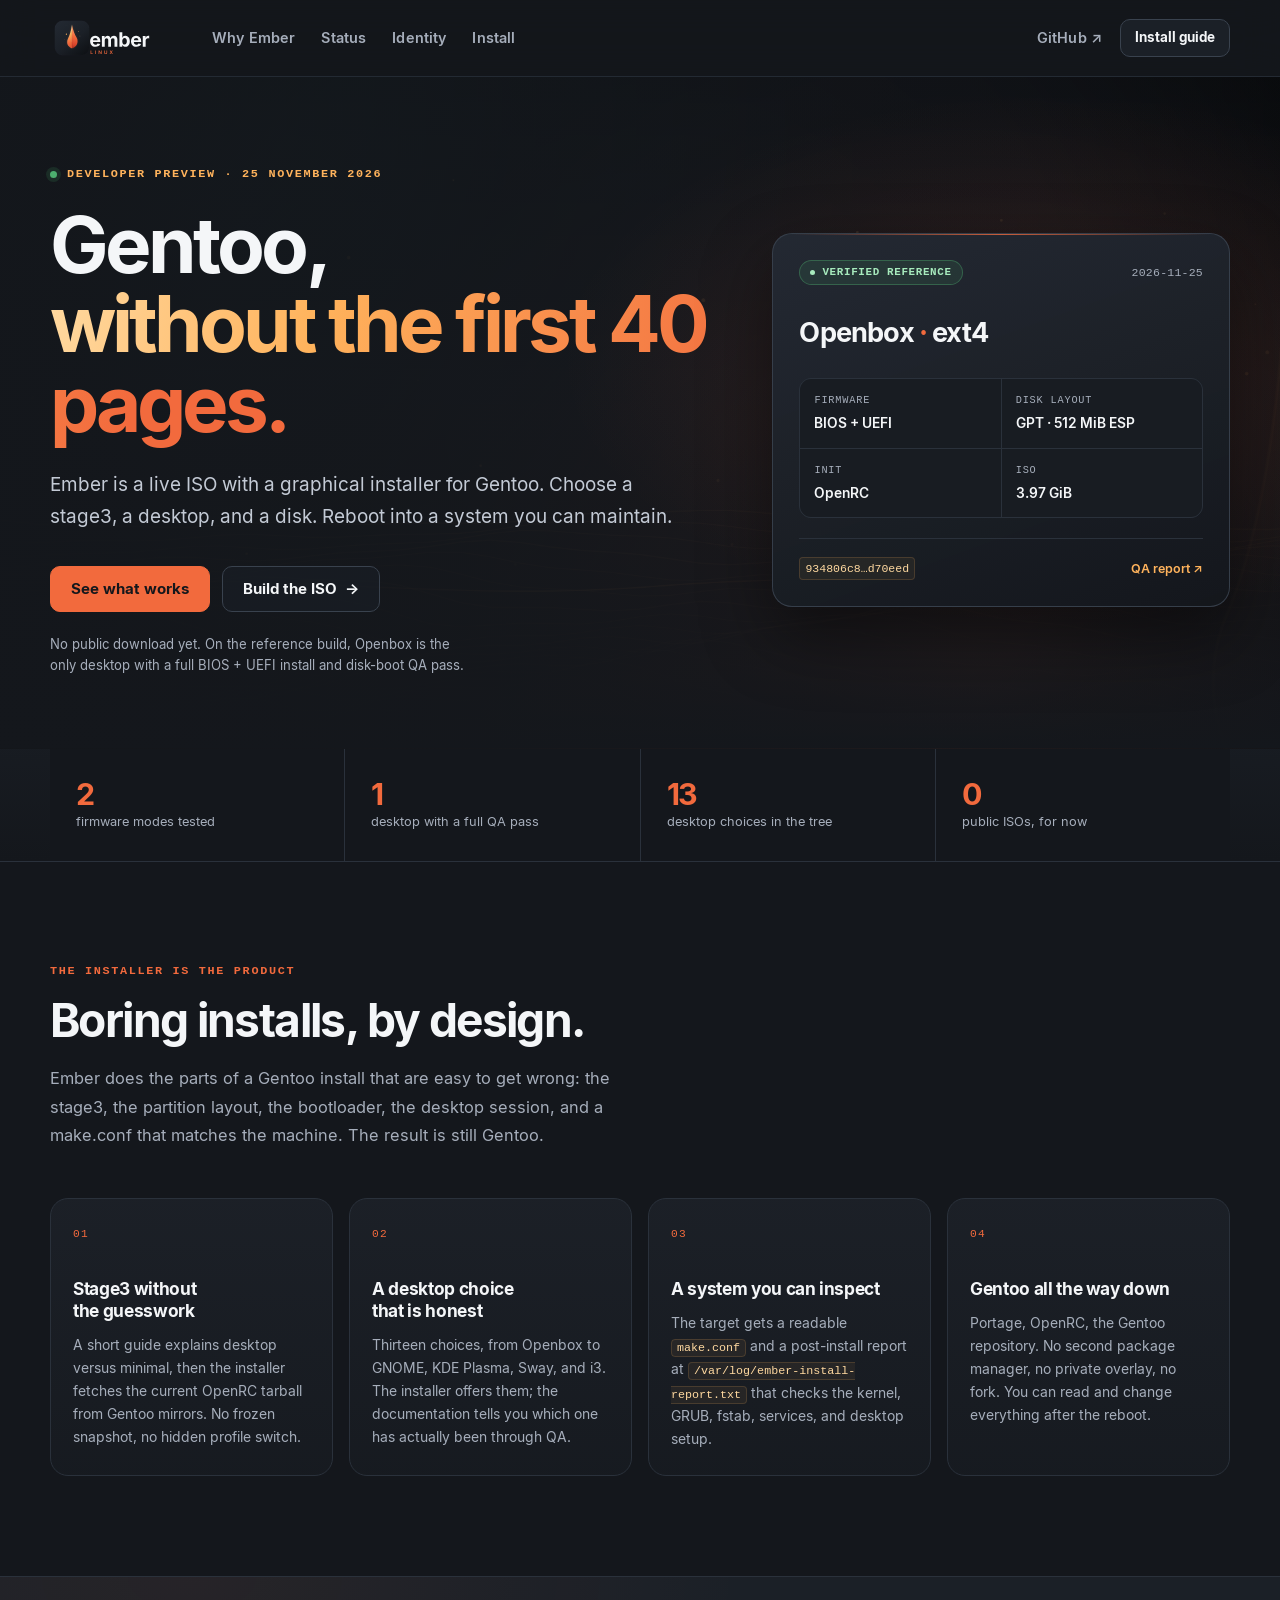
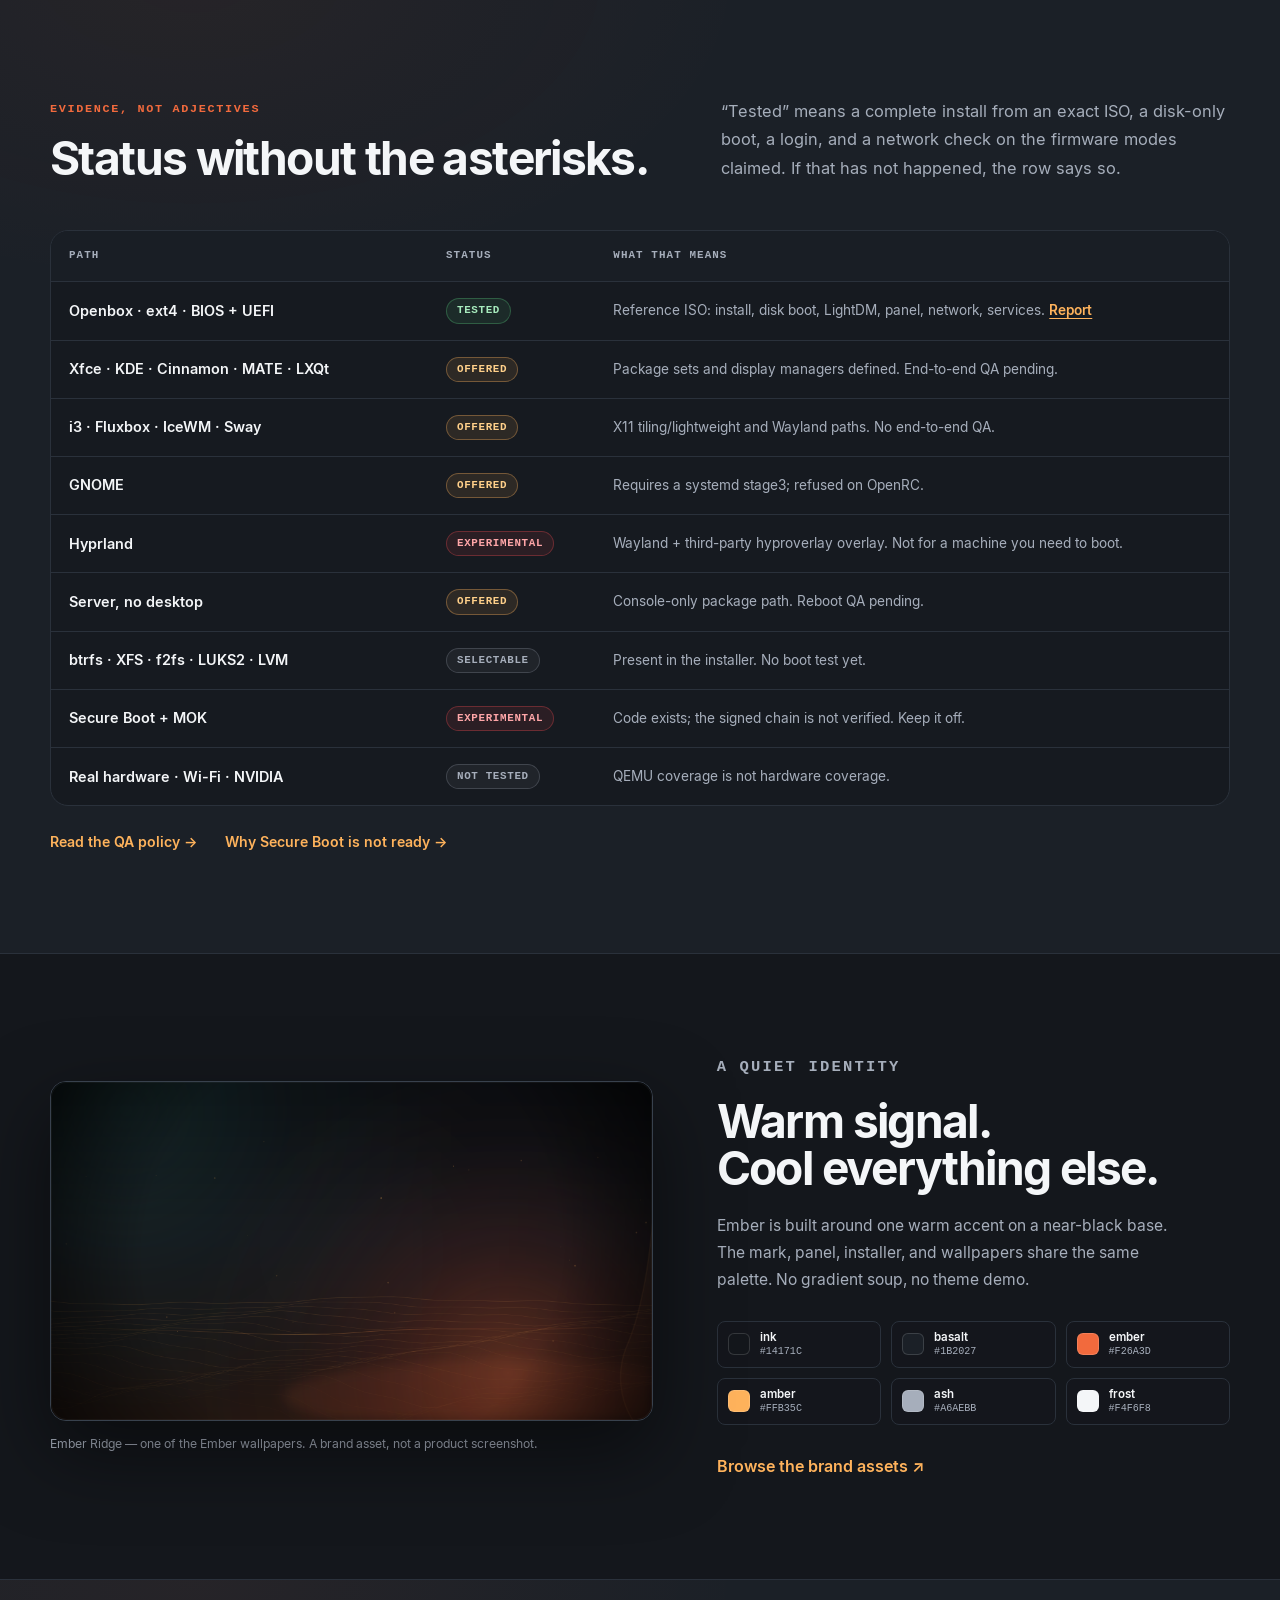
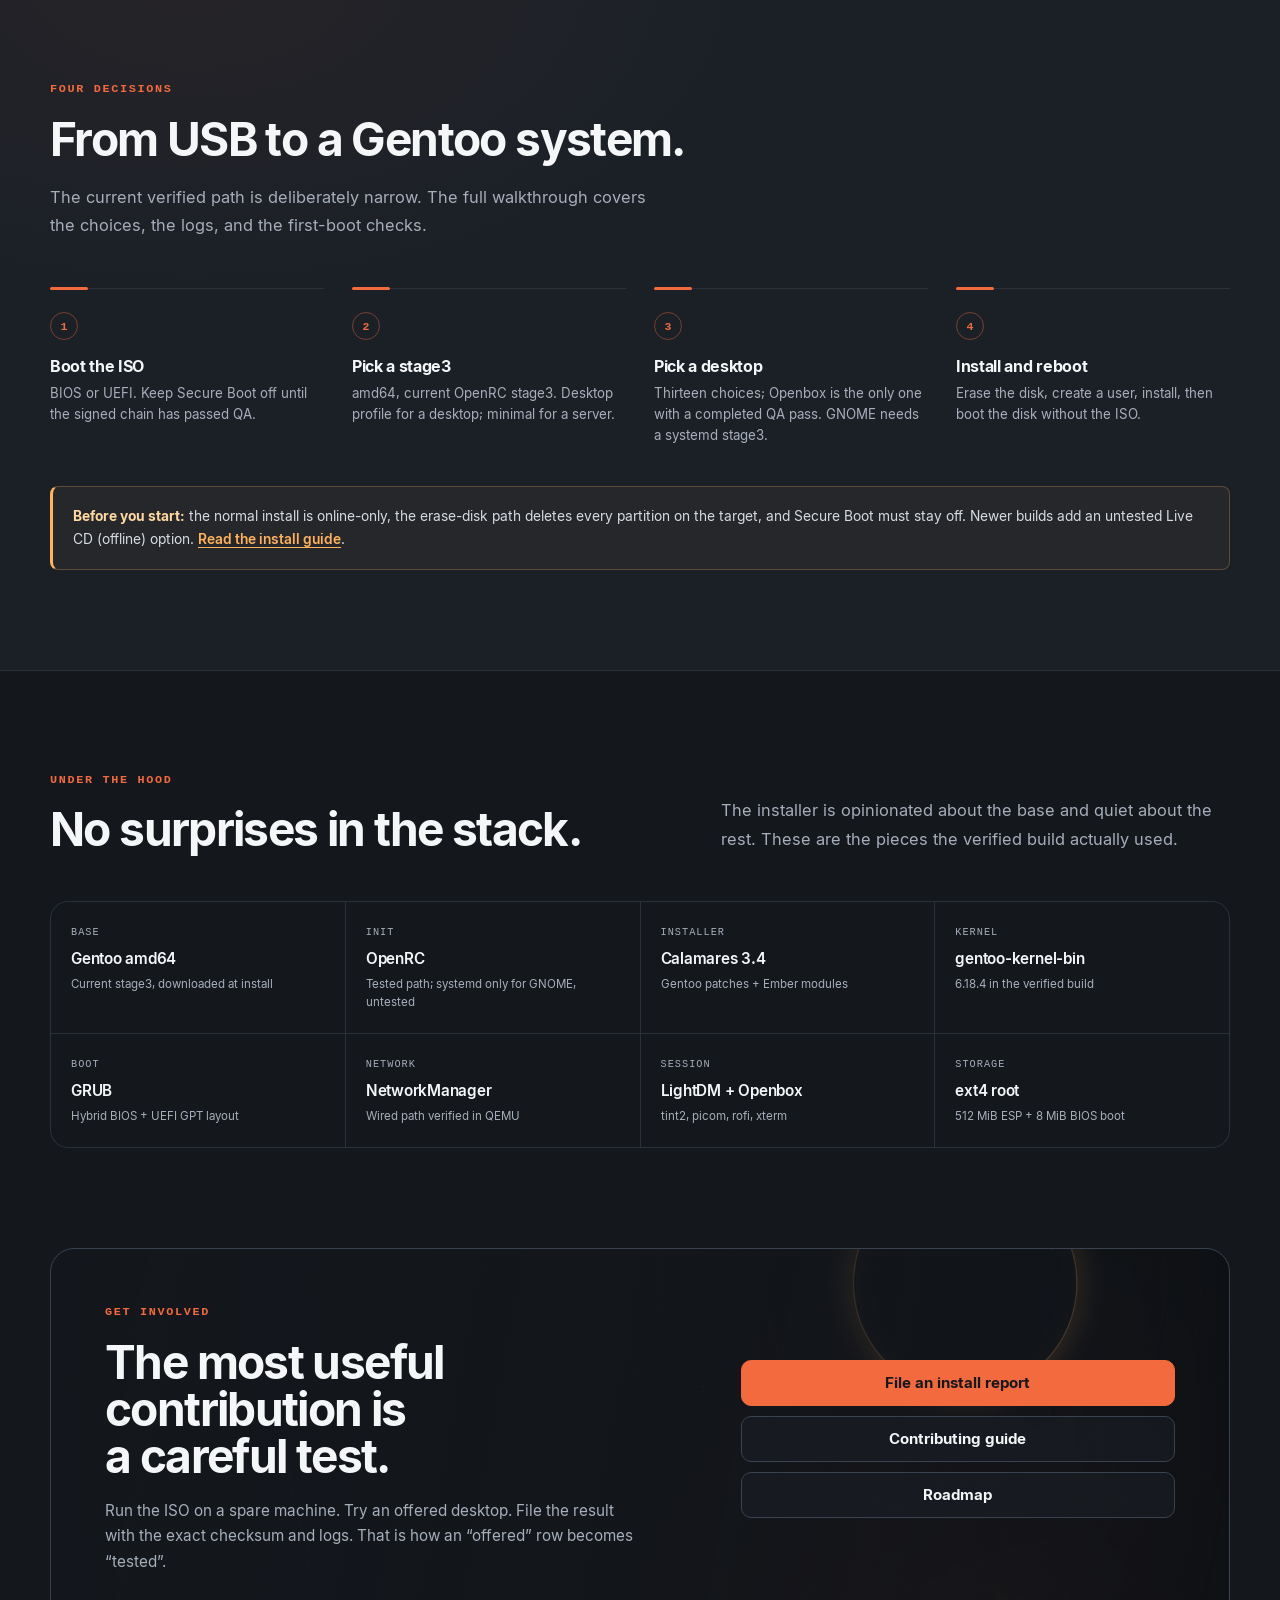
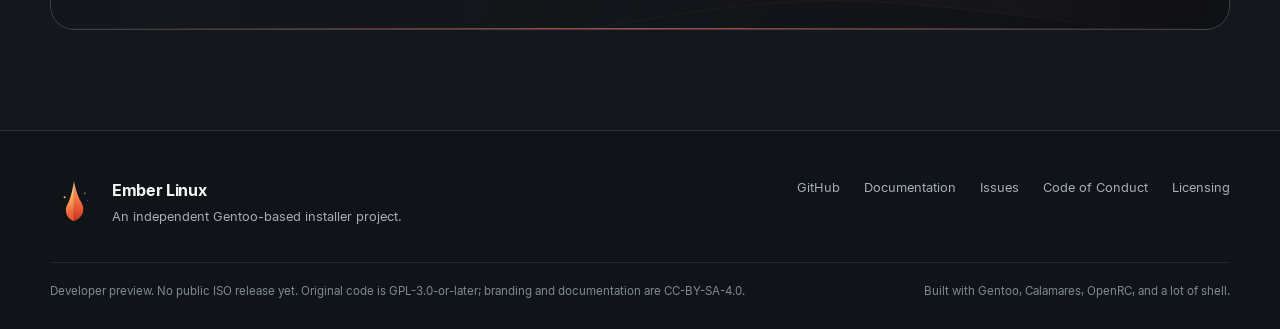
<file: docs/index.html>
<!doctype html>
<html lang="en">
<head>
  <meta charset="utf-8">
  <meta name="viewport" content="width=device-width, initial-scale=1">
  <title>Ember Linux — a Gentoo installer that feels like an installer</title>
  <meta name="description" content="Ember Linux is a Gentoo-based live ISO with a graphical installer. Pick a stage3, a desktop, and a disk. Developer preview: Openbox is the only desktop with a full BIOS and UEFI QA pass, on the reference build.">
  <meta name="theme-color" content="#14171C">
  <meta name="color-scheme" content="dark">
  <link rel="icon" href="assets/branding/ember-mark.svg" type="image/svg+xml">
  <link rel="preload" href="assets/fonts/Inter-Regular.ttf" as="font" type="font/ttf" crossorigin>
  <link rel="preload" href="assets/fonts/Inter-SemiBold.ttf" as="font" type="font/ttf" crossorigin>
  <link rel="stylesheet" href="assets/site.css">
  <meta property="og:type" content="website">
  <meta property="og:title" content="Ember Linux — a Gentoo installer that feels like an installer">
  <meta property="og:description" content="A Gentoo-based live ISO with a graphical installer. Honest status: Openbox is tested on BIOS and UEFI; everything else is labeled.">
  <meta property="og:image" content="https://speaker300.github.io/ember-linux/assets/branding/ember-ridge-1920x1080.png">
  <meta property="og:url" content="https://speaker300.github.io/ember-linux/">
  <meta name="twitter:card" content="summary_large_image">
</head>
<body>
  <a class="skip-link" href="#main">Skip to content</a>

  <header class="site-header">
    <div class="wrap header-inner">
      <a class="brand" href="index.html" aria-label="Ember Linux home">
        <img class="brand-lockup" src="assets/branding/ember-lockup.svg" alt="Ember Linux" width="900" height="320">
      </a>
      <nav class="site-nav" aria-label="Primary">
        <a href="#why">Why Ember</a>
        <a href="#status">Status</a>
        <a href="#identity">Identity</a>
        <a href="#install">Install</a>
      </nav>

      <div class="header-actions">
        <a class="quiet-link" href="https://github.com/Speaker300/ember-linux">GitHub <span aria-hidden="true">↗</span></a>
        <a class="btn btn-small" href="https://github.com/Speaker300/ember-linux/blob/main/docs/install.md">Install guide</a>
      </div>
    </div>
  </header>

  <main id="main">
    <section class="hero">
      <div class="hero-bg" aria-hidden="true"></div>
      <div class="wrap hero-inner">
        <div class="hero-copy">
          <p class="eyebrow"><span class="status-dot" aria-hidden="true"></span> Developer preview · 25 November 2026</p>
          <h1>Gentoo,<br><span class="accent-text">without the first 40 pages.</span></h1>
          <p class="lede">
            Ember is a live ISO with a graphical installer for Gentoo. Choose a
            stage3, a desktop, and a disk. Reboot into a system you can maintain.
          </p>
          <div class="cta-row">
            <a class="btn btn-primary" href="#status">See what works</a>
            <a class="btn btn-ghost" href="https://github.com/Speaker300/ember-linux/blob/main/docs/building.md">Build the ISO <span aria-hidden="true">→</span></a>
          </div>
          <p class="fineprint">
            No public download yet. On the reference build, Openbox is the only
            desktop with a full BIOS + UEFI install and disk-boot QA pass.
          </p>
        </div>

        <aside class="build-card" aria-label="Verified build summary">
          <div class="build-card-top">
            <span class="pill pill-green"><span class="pill-dot" aria-hidden="true"></span> Verified reference</span>
            <span class="mono muted">2026-11-25</span>
          </div>
          <p class="build-title">Openbox <span aria-hidden="true">·</span> ext4</p>
          <dl class="build-facts">
            <div>
              <dt>Firmware</dt>
              <dd>BIOS + UEFI</dd>
            </div>
            <div>
              <dt>Disk layout</dt>
              <dd>GPT · 512 MiB ESP</dd>
            </div>
            <div>
              <dt>Init</dt>
              <dd>OpenRC</dd>
            </div>
            <div>
              <dt>ISO</dt>
              <dd>3.97 GiB</dd>
            </div>
          </dl>
          <div class="build-foot">
            <code title="SHA-256 of the verified ISO">934806c8…d70eed</code>
            <a href="https://github.com/Speaker300/ember-linux/blob/main/vm/TEST-REPORT-final.md">QA report <span aria-hidden="true">↗</span></a>
          </div>
        </aside>
      </div>
      <div class="wrap"><div class="hero-rule" aria-hidden="true"></div></div>
    </section>

    <section class="stats" aria-label="Project facts">
      <div class="wrap stats-grid">
        <div class="stat">
          <span class="stat-num">2</span>
          <span class="stat-label">firmware modes tested</span>
        </div>
        <div class="stat">
          <span class="stat-num">1</span>
          <span class="stat-label">desktop with a full QA pass</span>
        </div>
        <div class="stat">
          <span class="stat-num">13</span>
          <span class="stat-label">desktop choices in the tree</span>
        </div>
        <div class="stat">
          <span class="stat-num">0</span>
          <span class="stat-label">public ISOs, for now</span>
        </div>
      </div>
    </section>

    <section class="section" id="why">
      <div class="wrap">
        <div class="section-head">
          <p class="section-kicker">The installer is the product</p>
          <h2>Boring installs, by design.</h2>
          <p>
            Ember does the parts of a Gentoo install that are easy to get wrong:
            the stage3, the partition layout, the bootloader, the desktop session,
            and a make.conf that matches the machine. The result is still Gentoo.
          </p>
        </div>

        <div class="card-grid">
          <article class="card">
            <span class="card-num" aria-hidden="true">01</span>
            <h3>Stage3 without the guesswork</h3>
            <p>
              A short guide explains desktop versus minimal, then the installer
              fetches the current OpenRC tarball from Gentoo mirrors. No frozen
              snapshot, no hidden profile switch.
            </p>
          </article>
          <article class="card">
            <span class="card-num" aria-hidden="true">02</span>
            <h3>A desktop choice that is honest</h3>
            <p>
              Thirteen choices, from Openbox to GNOME, KDE Plasma, Sway, and i3.
              The installer offers them; the documentation tells you which one
              has actually been through QA.
            </p>
          </article>
          <article class="card">
            <span class="card-num" aria-hidden="true">03</span>
            <h3>A system you can inspect</h3>
            <p>
              The target gets a readable <code>make.conf</code> and a post-install
              report at <code>/var/log/ember-install-report.txt</code> that checks
              the kernel, GRUB, fstab, services, and desktop setup.
            </p>
          </article>
          <article class="card">
            <span class="card-num" aria-hidden="true">04</span>
            <h3>Gentoo all the way down</h3>
            <p>
              Portage, OpenRC, the Gentoo repository. No second package manager,
              no private overlay, no fork. You can read and change everything
              after the reboot.
            </p>
          </article>
        </div>
      </div>
    </section>

    <section class="section section-alt" id="status">
      <div class="wrap">
        <div class="section-head split">
          <div>
            <p class="section-kicker">Evidence, not adjectives</p>
            <h2>Status without the asterisks.</h2>
          </div>
          <p class="section-intro">
            “Tested” means a complete install from an exact ISO, a disk-only boot,
            a login, and a network check on the firmware modes claimed. If that
            has not happened, the row says so.
          </p>
        </div>

        <div class="table-wrap">
          <table class="status-table">
            <caption class="visually-hidden">Tested, offered, and experimental components</caption>
            <thead>
              <tr>
                <th scope="col">Path</th>
                <th scope="col">Status</th>
                <th scope="col">What that means</th>
              </tr>
            </thead>
            <tbody>
              <tr>
                <th scope="row">Openbox · ext4 · BIOS + UEFI</th>
                <td><span class="pill pill-green">Tested</span></td>
                <td>Reference ISO: install, disk boot, LightDM, panel, network, services. <a href="https://github.com/Speaker300/ember-linux/blob/main/vm/TEST-REPORT-final.md">Report</a></td>
              </tr>
              <tr>
                <th scope="row">Xfce · KDE · Cinnamon · MATE · LXQt</th>
                <td><span class="pill pill-amber">Offered</span></td>
                <td>Package sets and display managers defined. End-to-end QA pending.</td>
              </tr>
              <tr>
                <th scope="row">i3 · Fluxbox · IceWM · Sway</th>
                <td><span class="pill pill-amber">Offered</span></td>
                <td>X11 tiling/lightweight and Wayland paths. No end-to-end QA.</td>
              </tr>
              <tr>
                <th scope="row">GNOME</th>
                <td><span class="pill pill-amber">Offered</span></td>
                <td>Requires a systemd stage3; refused on OpenRC.</td>
              </tr>
              <tr>
                <th scope="row">Hyprland</th>
                <td><span class="pill pill-red">Experimental</span></td>
                <td>Wayland + third-party hyproverlay overlay. Not for a machine you need to boot.</td>
              </tr>
              <tr>
                <th scope="row">Server, no desktop</th>
                <td><span class="pill pill-amber">Offered</span></td>
                <td>Console-only package path. Reboot QA pending.</td>
              </tr>
              <tr>
                <th scope="row">btrfs · XFS · f2fs · LUKS2 · LVM</th>
                <td><span class="pill pill-muted">Selectable</span></td>
                <td>Present in the installer. No boot test yet.</td>
              </tr>
              <tr>
                <th scope="row">Secure Boot + MOK</th>
                <td><span class="pill pill-red">Experimental</span></td>
                <td>Code exists; the signed chain is not verified. Keep it off.</td>
              </tr>
              <tr>
                <th scope="row">Real hardware · Wi-Fi · NVIDIA</th>
                <td><span class="pill pill-muted">Not tested</span></td>
                <td>QEMU coverage is not hardware coverage.</td>
              </tr>
            </tbody>
          </table>
        </div>

        <div class="status-actions">
          <a class="text-link" href="https://github.com/Speaker300/ember-linux/blob/main/docs/testing.md">Read the QA policy <span aria-hidden="true">→</span></a>
          <a class="text-link" href="https://github.com/Speaker300/ember-linux/blob/main/docs/secure-boot.md">Why Secure Boot is not ready <span aria-hidden="true">→</span></a>
        </div>
      </div>
    </section>

    <section class="section" id="identity">
      <div class="wrap identity-grid">
        <figure class="wallpaper-figure">
          <div class="wallpaper-frame">
            <img src="assets/branding/ember-ridge-1920x1080.png" alt="Ember Ridge wallpaper: dark slate landscape with warm ember lines along the horizon" width="1920" height="1080" loading="lazy">
          </div>
          <figcaption>Ember Ridge — one of the Ember wallpapers. A brand asset, not a product screenshot.</figcaption>
        </figure>

        <div class="identity-copy">
          <p class="section-kicker">A quiet identity</p>
          <h2>Warm signal.<br>Cool everything else.</h2>
          <p>
            Ember is built around one warm accent on a near-black base. The mark,
            panel, installer, and wallpapers share the same palette. No gradient
            soup, no theme demo.
          </p>
          <ul class="swatches" aria-label="Ember palette">
            <li><span class="swatch" style="--swatch: #14171C"></span><span class="swatch-name">ink</span><code>#14171C</code></li>
            <li><span class="swatch" style="--swatch: #1B2027"></span><span class="swatch-name">basalt</span><code>#1B2027</code></li>
            <li><span class="swatch" style="--swatch: #F26A3D"></span><span class="swatch-name">ember</span><code>#F26A3D</code></li>
            <li><span class="swatch" style="--swatch: #FFB35C"></span><span class="swatch-name">amber</span><code>#FFB35C</code></li>
            <li><span class="swatch" style="--swatch: #A6AEBB"></span><span class="swatch-name">ash</span><code>#A6AEBB</code></li>
            <li><span class="swatch" style="--swatch: #F4F6F8"></span><span class="swatch-name">frost</span><code>#F4F6F8</code></li>
          </ul>
          <a class="text-link" href="https://github.com/Speaker300/ember-linux/tree/main/branding/identity">Browse the brand assets <span aria-hidden="true">↗</span></a>
        </div>
      </div>
    </section>

    <section class="section section-alt" id="install">
      <div class="wrap">
        <div class="section-head">
          <p class="section-kicker">Four decisions</p>
          <h2>From USB to a Gentoo system.</h2>
          <p>
            The current verified path is deliberately narrow. The full walkthrough
            covers the choices, the logs, and the first-boot checks.
          </p>
        </div>

        <ol class="steps">
          <li class="step">
            <span class="step-num">1</span>
            <h3>Boot the ISO</h3>
            <p>BIOS or UEFI. Keep Secure Boot off until the signed chain has passed QA.</p>
          </li>
          <li class="step">
            <span class="step-num">2</span>
            <h3>Pick a stage3</h3>
            <p>amd64, current OpenRC stage3. Desktop profile for a desktop; minimal for a server.</p>
          </li>
          <li class="step">
            <span class="step-num">3</span>
            <h3>Pick a desktop</h3>
            <p>Thirteen choices; Openbox is the only one with a completed QA pass. GNOME needs a systemd stage3.</p>
          </li>
          <li class="step">
            <span class="step-num">4</span>
            <h3>Install and reboot</h3>
            <p>Erase the disk, create a user, install, then boot the disk without the ISO.</p>
          </li>
        </ol>

        <div class="notice">
          <strong>Before you start:</strong> the normal install is online-only,
          the erase-disk path deletes every partition on the target, and Secure
          Boot must stay off. Newer builds add an untested Live CD (offline)
          option. <a href="https://github.com/Speaker300/ember-linux/blob/main/docs/install.md">Read the install guide</a>.
        </div>
      </div>
    </section>

    <section class="section" id="inside">
      <div class="wrap">
        <div class="section-head split">
          <div>
            <p class="section-kicker">Under the hood</p>
            <h2>No surprises in the stack.</h2>
          </div>
          <p class="section-intro">
            The installer is opinionated about the base and quiet about the rest.
            These are the pieces the verified build actually used.
          </p>
        </div>

        <ul class="spec-grid">
          <li><span class="spec-label">Base</span><strong>Gentoo amd64</strong><small>Current stage3, downloaded at install</small></li>
          <li><span class="spec-label">Init</span><strong>OpenRC</strong><small>Tested path; systemd only for GNOME, untested</small></li>
          <li><span class="spec-label">Installer</span><strong>Calamares 3.4</strong><small>Gentoo patches + Ember modules</small></li>
          <li><span class="spec-label">Kernel</span><strong>gentoo-kernel-bin</strong><small>6.18.4 in the verified build</small></li>
          <li><span class="spec-label">Boot</span><strong>GRUB</strong><small>Hybrid BIOS + UEFI GPT layout</small></li>
          <li><span class="spec-label">Network</span><strong>NetworkManager</strong><small>Wired path verified in QEMU</small></li>
          <li><span class="spec-label">Session</span><strong>LightDM + Openbox</strong><small>tint2, picom, rofi, xterm</small></li>
          <li><span class="spec-label">Storage</span><strong>ext4 root</strong><small>512 MiB ESP + 8 MiB BIOS boot</small></li>
        </ul>
      </div>
    </section>

    <section class="section cta-section">
      <div class="wrap">
        <div class="cta-panel">
          <div class="cta-copy">
            <p class="section-kicker">Get involved</p>
            <h2>The most useful contribution is a careful test.</h2>
            <p>
              Run the ISO on a spare machine. Try an offered desktop. File the
              result with the exact checksum and logs. That is how an “offered”
              row becomes “tested”.
            </p>
          </div>
          <div class="cta-actions">
            <a class="btn btn-primary" href="https://github.com/Speaker300/ember-linux/issues/new?template=install_report.yml">File an install report</a>
            <a class="btn btn-ghost" href="https://github.com/Speaker300/ember-linux/blob/main/.github/CONTRIBUTING.md">Contributing guide</a>
            <a class="btn btn-ghost" href="https://github.com/Speaker300/ember-linux/blob/main/docs/roadmap.md">Roadmap</a>
          </div>
        </div>
      </div>
    </section>
  </main>

  <footer class="site-footer">
    <div class="wrap footer-grid">
      <div class="footer-brand">
        <img src="assets/branding/ember-mark.svg" alt="" width="48" height="48">
        <div>
          <p class="footer-name">Ember Linux</p>
          <p class="footer-note">An independent Gentoo-based installer project.</p>
        </div>
      </div>
      <nav class="footer-nav" aria-label="Footer">
        <a href="https://github.com/Speaker300/ember-linux">GitHub</a>
        <a href="https://github.com/Speaker300/ember-linux/blob/main/docs/README.md">Documentation</a>
        <a href="https://github.com/Speaker300/ember-linux/issues">Issues</a>
        <a href="https://github.com/Speaker300/ember-linux/blob/main/.github/CODE_OF_CONDUCT.md">Code of Conduct</a>
        <a href="https://github.com/Speaker300/ember-linux/blob/main/docs/licensing.md">Licensing</a>
      </nav>
    </div>
    <div class="wrap footer-bottom">
      <p>Developer preview. No public ISO release yet. Original code is GPL-3.0-or-later; branding and documentation are CC-BY-SA-4.0.</p>
      <p>Built with Gentoo, Calamares, OpenRC, and a lot of shell.</p>
    </div>
  </footer>
</body>
</html>
</file>
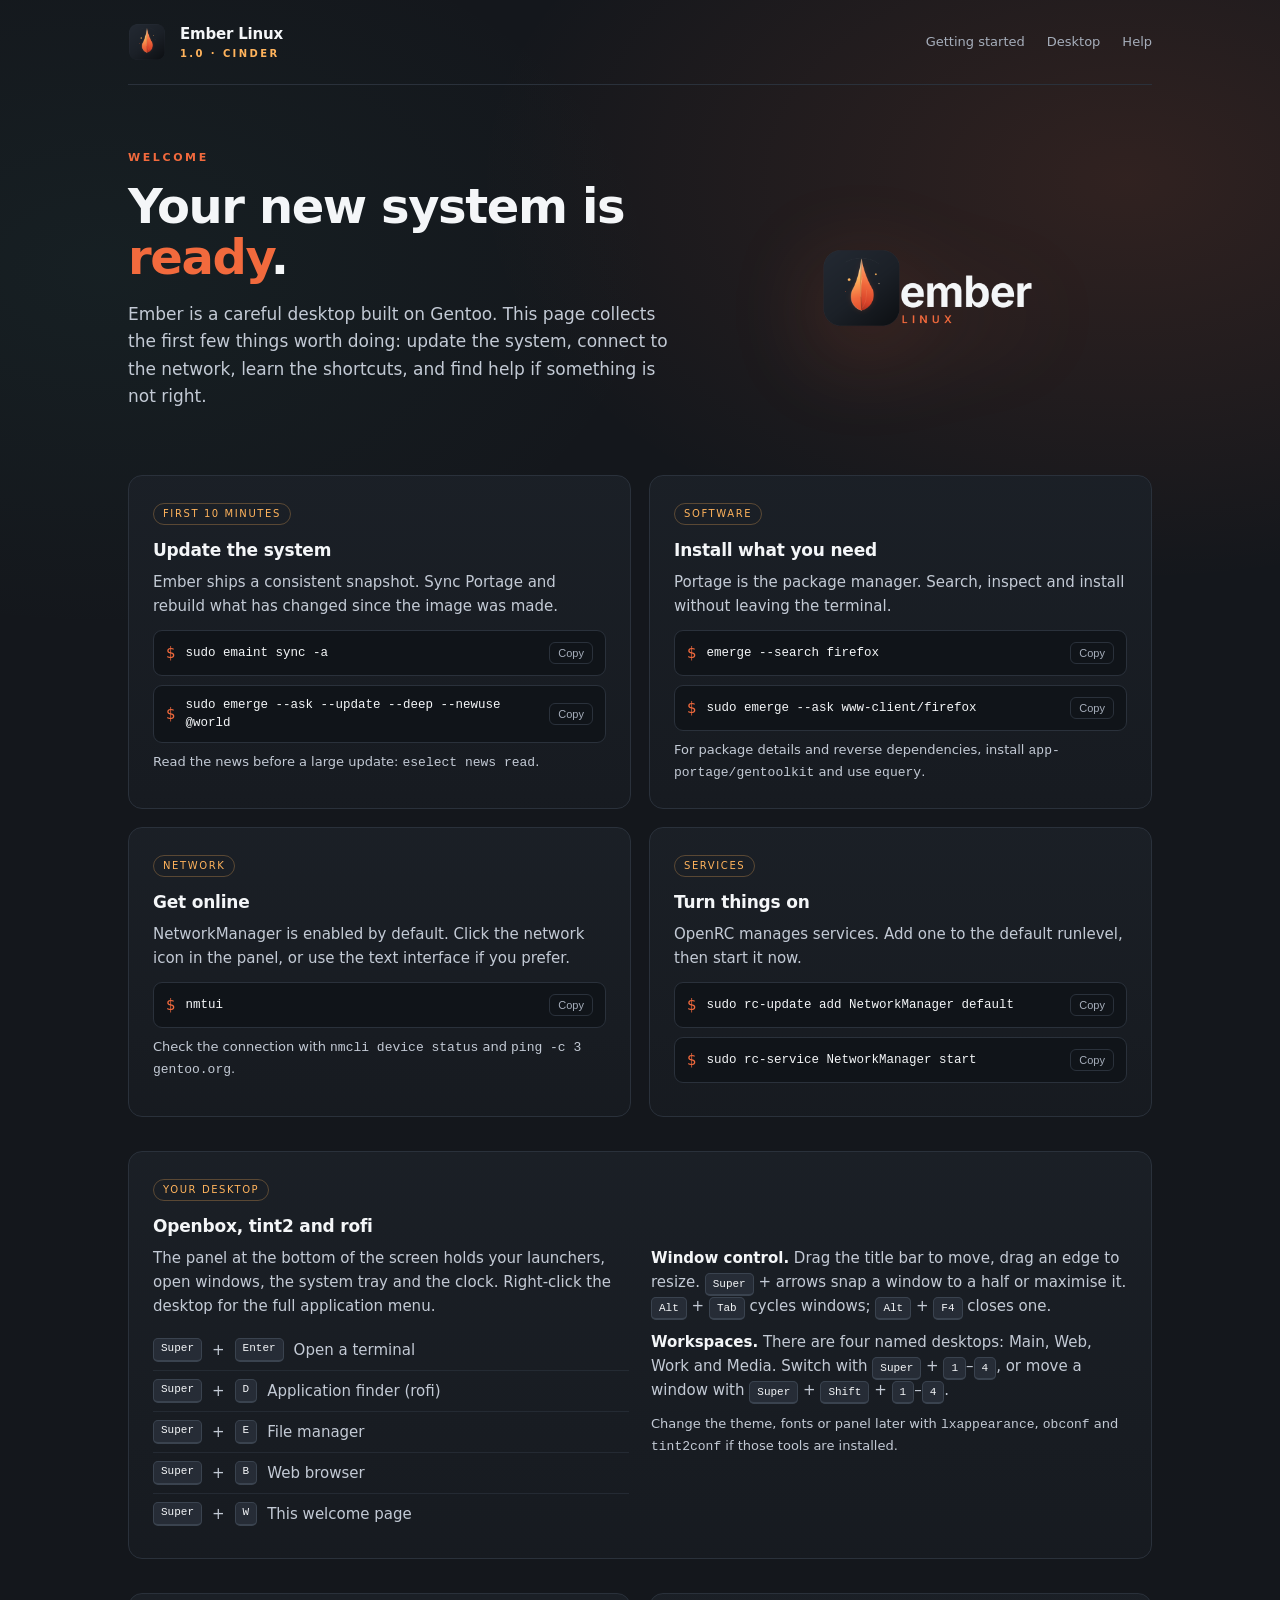
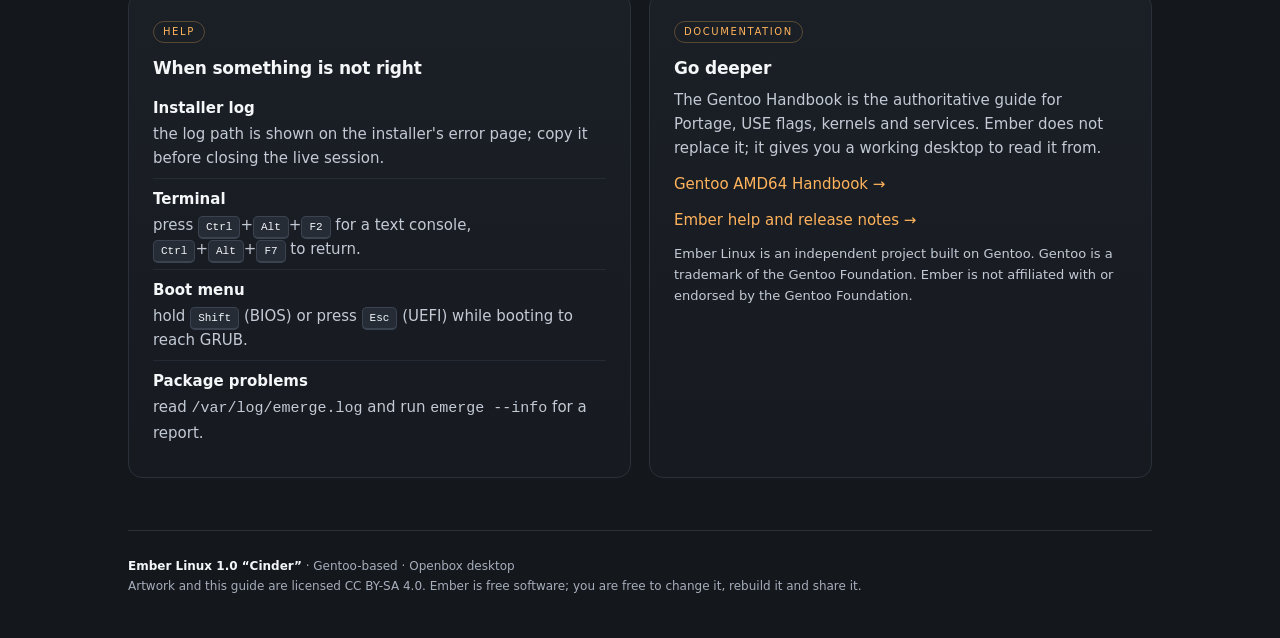
<file: branding/desktop/welcome/index.html>
<!DOCTYPE html>
<html lang="en">
<head>
<meta charset="utf-8">
<meta name="viewport" content="width=device-width, initial-scale=1">
<meta name="color-scheme" content="dark">
<title>Welcome to Ember Linux</title>
<style>
  :root{
    --ink:#14171c; --basalt:#1b2027; --graphite:#262c36; --ash:#a6aebb;
    --frost:#f4f6f8; --body:#c3cad5; --ember:#f26a3d; --amber:#ffb35c;
    --teal:#3fa796; --line:#2a313b; --radius:14px;
  }
  *{box-sizing:border-box}
  html{background:var(--ink); color:var(--body)}
  body{
    margin:0; font:15px/1.6 Inter,"Noto Sans",system-ui,sans-serif;
    background:
      radial-gradient(1000px 620px at 88% 8%, rgba(242,106,61,.13), transparent 65%),
      radial-gradient(800px 520px at 8% 12%, rgba(63,167,150,.06), transparent 70%),
      var(--ink);
  }
  a{color:var(--amber); text-decoration:none}
  a:hover{text-decoration:underline}
  .wrap{max-width:1080px; margin:0 auto; padding:0 28px}
  header{
    display:flex; align-items:center; gap:14px; padding:22px 0;
    border-bottom:1px solid var(--line);
  }
  header img{width:38px; height:38px; border-radius:10px}
  .brand{font-weight:700; color:var(--frost); letter-spacing:-.2px}
  .brand small{display:block; color:var(--amber); font-weight:600; font-size:10px; letter-spacing:2.4px}
  nav{margin-left:auto; display:flex; gap:22px; font-size:13px}
  nav a{color:var(--ash)}
  nav a:hover{color:var(--frost); text-decoration:none}
  .hero{padding:64px 0 40px; display:grid; grid-template-columns:1.15fr .85fr; gap:40px; align-items:center}
  .eyebrow{color:var(--ember); font-size:11px; font-weight:700; letter-spacing:2.6px; text-transform:uppercase}
  h1{font-size:48px; line-height:1.08; letter-spacing:-1.4px; color:var(--frost); margin:14px 0 16px; font-weight:700}
  h1 em{font-style:normal; color:var(--ember)}
  .lede{font-size:17px; max-width:560px; color:var(--body)}
  .hero-art{position:relative; display:flex; justify-content:center}
  .hero-art img{width:260px; filter:drop-shadow(0 22px 45px rgba(242,106,61,.22))}
  .hero-art::before{
    content:""; position:absolute; inset:12% 8%; border-radius:50%;
    background:radial-gradient(circle, rgba(242,106,61,.20), transparent 65%); z-index:-1;
  }
  .grid{display:grid; grid-template-columns:repeat(2,minmax(0,1fr)); gap:18px; padding:8px 0 26px}
  .card{
    background:linear-gradient(180deg, rgba(27,32,39,.95), rgba(23,27,33,.95));
    border:1px solid var(--line); border-radius:var(--radius); padding:24px;
  }
  .card h2{font-size:17px; color:var(--frost); margin:0 0 6px; letter-spacing:-.2px}
  .card p{margin:0 0 12px; color:var(--body)}
  .card p:last-child{margin-bottom:0}
  .tag{display:inline-block; font-size:10px; letter-spacing:1.6px; color:var(--amber);
       border:1px solid rgba(255,179,92,.28); border-radius:99px; padding:2px 9px; margin-bottom:12px}
  ul.clean{margin:0; padding:0; list-style:none}
  ul.clean li{padding:8px 0; border-bottom:1px solid rgba(42,49,59,.7); display:flex; gap:10px}
  ul.clean li:last-child{border-bottom:0}
  ul.clean strong{color:var(--frost); font-weight:600}
  kbd{
    font:11px/1 Inter,monospace; color:var(--frost); background:var(--graphite);
    border:1px solid #3a434f; border-bottom-width:2px; border-radius:5px; padding:4px 7px;
  }
  code,pre{font-family:"JetBrains Mono","Hack","Noto Sans Mono",monospace}
  .cmd{
    display:flex; align-items:center; gap:10px; background:#101419; border:1px solid var(--line);
    border-radius:9px; padding:10px 12px; margin:9px 0; overflow:hidden;
  }
  .cmd code{color:var(--frost); font-size:12.5px; white-space:pre-wrap; overflow-wrap:anywhere;
            flex:1 1 auto; min-width:0; line-height:1.45}
  .cmd .prompt{color:var(--ember); user-select:none}
  .copy{
    margin-left:auto; flex:none; background:transparent; color:var(--ash);
    border:1px solid var(--line); border-radius:6px; padding:4px 8px; font-size:11px; cursor:pointer;
  }
  .copy:hover{color:var(--frost); border-color:var(--amber)}
  .wide{grid-column:1 / -1}
  .two-col{display:grid; grid-template-columns:1fr 1fr; gap:22px}
  .muted{color:var(--ash); font-size:13px}
  #help ul.clean li{display:block}
  #help ul.clean li strong{display:block; margin-bottom:2px}
  #help ul.clean li span{display:block; color:var(--body)}
  .warn{color:var(--amber)}
  footer{border-top:1px solid var(--line); margin-top:26px; padding:26px 0 46px; color:var(--ash); font-size:12px}
  footer strong{color:var(--frost)}
  @media (max-width:820px){
    .hero{grid-template-columns:1fr; padding-top:42px}
    .hero-art{order:-1} .hero-art img{width:170px}
    h1{font-size:38px} .grid,.two-col{grid-template-columns:1fr} nav{display:none}
  }
</style>
</head>
<body>
<div class="wrap">
  <header>
    <img src="logo.png" alt="Ember Linux logo">
    <div class="brand">Ember Linux<small>1.0 · CINDER</small></div>
    <nav>
      <a href="#start">Getting started</a>
      <a href="#desktop">Desktop</a>
      <a href="#help">Help</a>
    </nav>
  </header>

  <section class="hero">
    <div>
      <div class="eyebrow">Welcome</div>
      <h1>Your new system is <em>ready</em>.</h1>
      <p class="lede">Ember is a careful desktop built on Gentoo. This page collects the first
      few things worth doing: update the system, connect to the network, learn the shortcuts,
      and find help if something is not right.</p>
    </div>
    <div class="hero-art"><img src="lockup.png" alt="Ember Linux"></div>
  </section>

  <section class="grid" id="start">
    <article class="card">
      <div class="tag">FIRST 10 MINUTES</div>
      <h2>Update the system</h2>
      <p>Ember ships a consistent snapshot. Sync Portage and rebuild what has changed since
      the image was made.</p>
      <div class="cmd"><span class="prompt">$</span><code>sudo emaint sync -a</code><button class="copy" data-copy="sudo emaint sync -a">Copy</button></div>
      <div class="cmd"><span class="prompt">$</span><code>sudo emerge --ask --update --deep --newuse @world</code><button class="copy" data-copy="sudo emerge --ask --update --deep --newuse @world">Copy</button></div>
      <p class="muted">Read the news before a large update: <code>eselect news read</code>.</p>
    </article>

    <article class="card">
      <div class="tag">SOFTWARE</div>
      <h2>Install what you need</h2>
      <p>Portage is the package manager. Search, inspect and install without leaving the terminal.</p>
      <div class="cmd"><span class="prompt">$</span><code>emerge --search firefox</code><button class="copy" data-copy="emerge --search firefox">Copy</button></div>
      <div class="cmd"><span class="prompt">$</span><code>sudo emerge --ask www-client/firefox</code><button class="copy" data-copy="sudo emerge --ask www-client/firefox">Copy</button></div>
      <p class="muted">For package details and reverse dependencies, install <code>app-portage/gentoolkit</code>
      and use <code>equery</code>.</p>
    </article>

    <article class="card">
      <div class="tag">NETWORK</div>
      <h2>Get online</h2>
      <p>NetworkManager is enabled by default. Click the network icon in the panel, or use the
      text interface if you prefer.</p>
      <div class="cmd"><span class="prompt">$</span><code>nmtui</code><button class="copy" data-copy="nmtui">Copy</button></div>
      <p class="muted">Check the connection with <code>nmcli device status</code> and
      <code>ping -c 3 gentoo.org</code>.</p>
    </article>

    <article class="card">
      <div class="tag">SERVICES</div>
      <h2>Turn things on</h2>
      <p>OpenRC manages services. Add one to the default runlevel, then start it now.</p>
      <div class="cmd"><span class="prompt">$</span><code>sudo rc-update add NetworkManager default</code><button class="copy" data-copy="sudo rc-update add NetworkManager default">Copy</button></div>
      <div class="cmd"><span class="prompt">$</span><code>sudo rc-service NetworkManager start</code><button class="copy" data-copy="sudo rc-service NetworkManager start">Copy</button></div>
    </article>
  </section>

  <section class="grid" id="desktop">
    <article class="card wide">
      <div class="tag">YOUR DESKTOP</div>
      <h2>Openbox, tint2 and rofi</h2>
      <div class="two-col">
        <div>
          <p>The panel at the bottom of the screen holds your launchers, open windows, the
          system tray and the clock. Right-click the desktop for the full application menu.</p>
          <ul class="clean">
            <li><kbd>Super</kbd><span>+</span><kbd>Enter</kbd><span>Open a terminal</span></li>
            <li><kbd>Super</kbd><span>+</span><kbd>D</kbd><span>Application finder (rofi)</span></li>
            <li><kbd>Super</kbd><span>+</span><kbd>E</kbd><span>File manager</span></li>
            <li><kbd>Super</kbd><span>+</span><kbd>B</kbd><span>Web browser</span></li>
            <li><kbd>Super</kbd><span>+</span><kbd>W</kbd><span>This welcome page</span></li>
          </ul>
        </div>
        <div>
          <p><strong style="color:var(--frost)">Window control.</strong> Drag the title bar to move,
          drag an edge to resize. <kbd>Super</kbd> + arrows snap a window to a half or maximise it.
          <kbd>Alt</kbd> + <kbd>Tab</kbd> cycles windows; <kbd>Alt</kbd> + <kbd>F4</kbd> closes one.</p>
          <p><strong style="color:var(--frost)">Workspaces.</strong> There are four named desktops:
          Main, Web, Work and Media. Switch with <kbd>Super</kbd> + <kbd>1</kbd>–<kbd>4</kbd>,
          or move a window with <kbd>Super</kbd> + <kbd>Shift</kbd> + <kbd>1</kbd>–<kbd>4</kbd>.</p>
          <p class="muted">Change the theme, fonts or panel later with <code>lxappearance</code>,
          <code>obconf</code> and <code>tint2conf</code> if those tools are installed.</p>
        </div>
      </div>
    </article>
  </section>

  <section class="grid" id="help">
    <article class="card">
      <div class="tag">HELP</div>
      <h2>When something is not right</h2>
      <ul class="clean">
        <li><strong>Installer log</strong><span>the log path is shown on the installer's error page; copy it before closing the live session.</span></li>
        <li><strong>Terminal</strong><span>press <kbd>Ctrl</kbd>+<kbd>Alt</kbd>+<kbd>F2</kbd> for a text console, <kbd>Ctrl</kbd>+<kbd>Alt</kbd>+<kbd>F7</kbd> to return.</span></li>
        <li><strong>Boot menu</strong><span>hold <kbd>Shift</kbd> (BIOS) or press <kbd>Esc</kbd> (UEFI) while booting to reach GRUB.</span></li>
        <li><strong>Package problems</strong><span>read <code>/var/log/emerge.log</code> and run <code>emerge --info</code> for a report.</span></li>
      </ul>
    </article>

    <article class="card">
      <div class="tag">DOCUMENTATION</div>
      <h2>Go deeper</h2>
      <p>The Gentoo Handbook is the authoritative guide for Portage, USE flags, kernels and
      services. Ember does not replace it; it gives you a working desktop to read it from.</p>
      <p><a href="https://wiki.gentoo.org/wiki/Handbook:AMD64">Gentoo AMD64 Handbook →</a></p>
      <p><a href="https://emberlinux.org/help/">Ember help and release notes →</a></p>
      <p class="muted">Ember Linux is an independent project built on Gentoo. Gentoo is a
      trademark of the Gentoo Foundation. Ember is not affiliated with or endorsed by the
      Gentoo Foundation.</p>
    </article>
  </section>

  <footer>
    <strong>Ember Linux 1.0 “Cinder”</strong> · Gentoo-based · Openbox desktop<br>
    Artwork and this guide are licensed CC BY-SA 4.0. Ember is free software; you are free to
    change it, rebuild it and share it.
  </footer>
</div>
<script>
  function flash(button) {
    button.textContent = 'Copied';
    setTimeout(function () { button.textContent = 'Copy'; }, 1400);
  }
  document.querySelectorAll('.copy').forEach(function (button) {
    button.addEventListener('click', function () {
      var text = button.getAttribute('data-copy');
      if (navigator.clipboard && window.isSecureContext) {
        navigator.clipboard.writeText(text).then(function () { flash(button); })
          .catch(function () { legacyCopy(text, button); });
      } else {
        legacyCopy(text, button);
      }
    });
  });
  function legacyCopy(text, button) {
    var area = document.createElement('textarea');
    area.value = text;
    area.setAttribute('readonly', '');
    area.style.position = 'fixed';
    area.style.opacity = '0';
    document.body.appendChild(area);
    area.select();
    try { document.execCommand('copy'); flash(button); } catch (e) {}
    document.body.removeChild(area);
  }
</script>
</body>
</html>
</file>
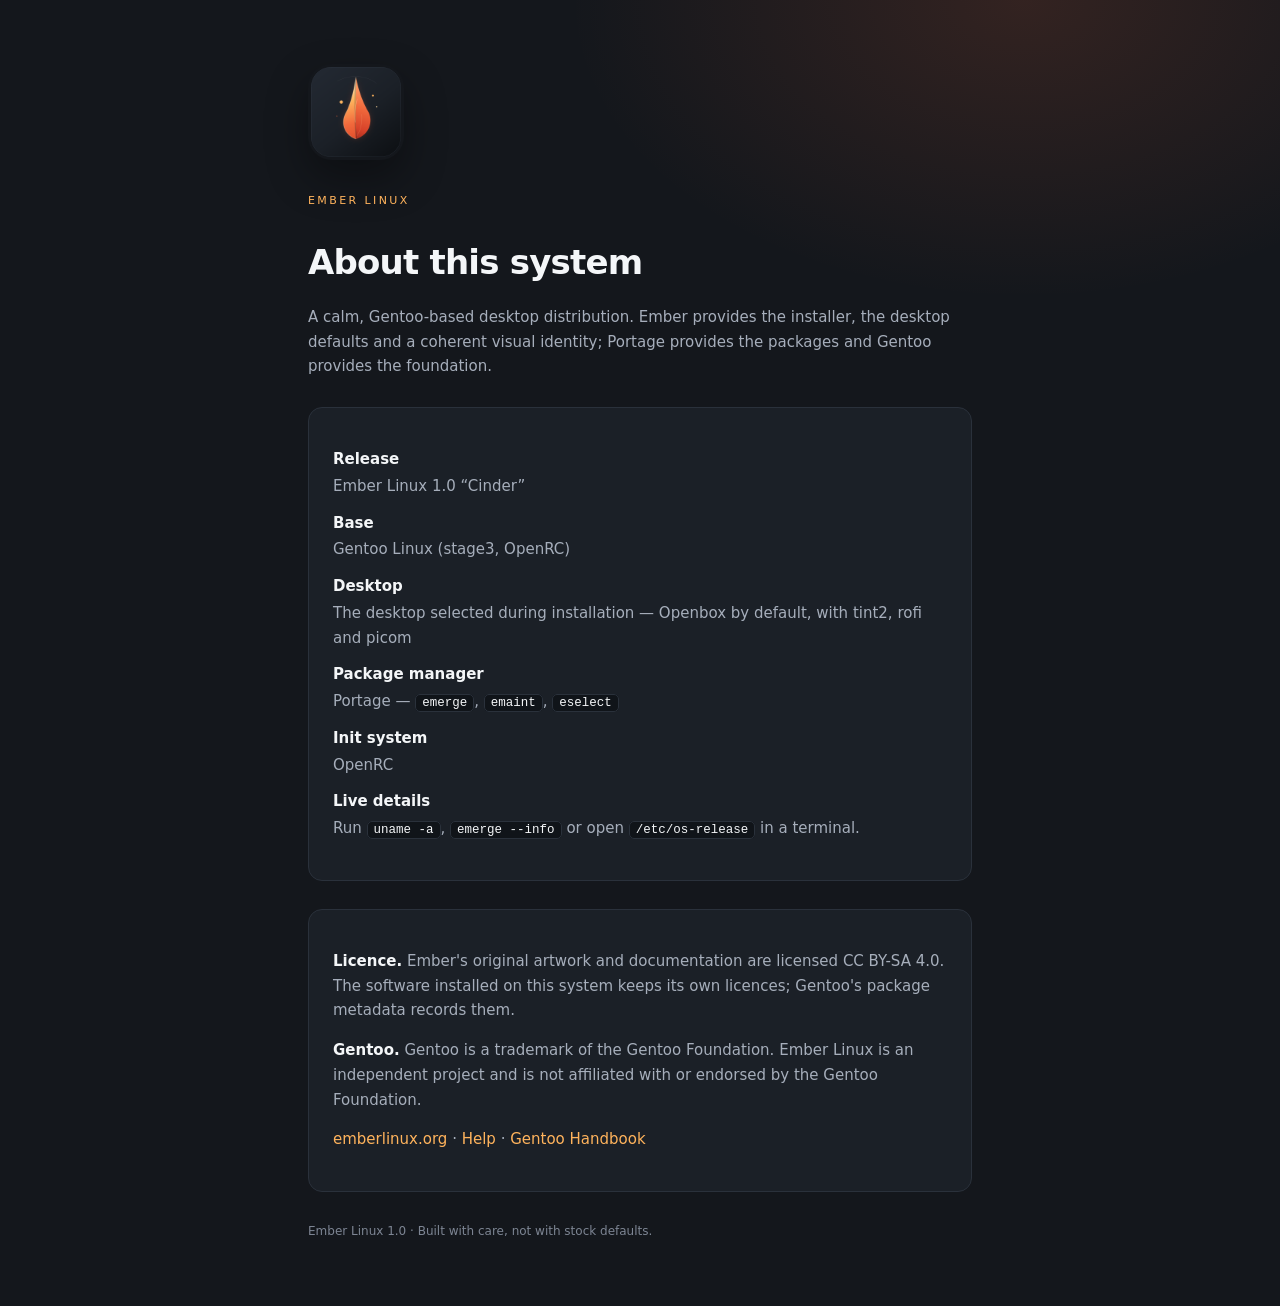
<file: branding/desktop/welcome/about.html>
<!DOCTYPE html>
<html lang="en">
<head>
<meta charset="utf-8">
<meta name="viewport" content="width=device-width, initial-scale=1">
<meta name="color-scheme" content="dark">
<title>About Ember Linux</title>
<style>
  :root{--ink:#14171c;--basalt:#1b2027;--line:#2a313b;--ash:#a6aebb;--frost:#f4f6f8;--ember:#f26a3d;--amber:#ffb35c}
  *{box-sizing:border-box}
  body{margin:0;background:radial-gradient(700px 460px at 80% 0%,rgba(242,106,61,.14),transparent 65%),var(--ink);
       color:var(--ash);font:15px/1.65 Inter,"Noto Sans",system-ui,sans-serif}
  .wrap{max-width:720px;margin:0 auto;padding:64px 28px}
  img{width:96px;height:96px;border-radius:24px;box-shadow:0 18px 40px rgba(0,0,0,.35)}
  h1{color:var(--frost);font-size:34px;letter-spacing:-.8px;margin:24px 0 4px}
  .sub{color:var(--amber);font-size:11px;letter-spacing:2.4px;text-transform:uppercase}
  .card{margin-top:28px;background:var(--basalt);border:1px solid var(--line);border-radius:14px;padding:24px}
  dt{color:var(--frost);font-weight:600;margin-top:12px}
  dt:first-child{margin-top:0}
  dd{margin:2px 0 0}
  code{font-family:"JetBrains Mono","Hack",monospace;color:var(--frost);background:#101419;border:1px solid var(--line);
       border-radius:5px;padding:1px 6px;font-size:12.5px}
  a{color:var(--amber);text-decoration:none} a:hover{text-decoration:underline}
  footer{margin-top:30px;font-size:12px;color:#7d8593}
</style>
</head>
<body>
<div class="wrap">
  <img src="logo.png" alt="Ember Linux">
  <div class="sub" style="margin-top:24px">Ember Linux</div>
  <h1>About this system</h1>
  <p>A calm, Gentoo-based desktop distribution. Ember provides the installer, the desktop
  defaults and a coherent visual identity; Portage provides the packages and Gentoo provides
  the foundation.</p>

  <div class="card">
    <dl>
      <dt>Release</dt><dd>Ember Linux 1.0 “Cinder”</dd>
      <dt>Base</dt><dd>Gentoo Linux (stage3, OpenRC)</dd>
      <dt>Desktop</dt><dd>The desktop selected during installation — Openbox by default, with tint2, rofi and picom</dd>
      <dt>Package manager</dt><dd>Portage — <code>emerge</code>, <code>emaint</code>, <code>eselect</code></dd>
      <dt>Init system</dt><dd>OpenRC</dd>
      <dt>Live details</dt><dd>Run <code>uname -a</code>, <code>emerge --info</code> or open
      <code>/etc/os-release</code> in a terminal.</dd>
    </dl>
  </div>

  <div class="card">
    <p><strong style="color:var(--frost)">Licence.</strong> Ember's original artwork and
    documentation are licensed CC BY-SA 4.0. The software installed on this system keeps its
    own licences; Gentoo's package metadata records them.</p>
    <p><strong style="color:var(--frost)">Gentoo.</strong> Gentoo is a trademark of the Gentoo
    Foundation. Ember Linux is an independent project and is not affiliated with or endorsed by
    the Gentoo Foundation.</p>
    <p><a href="https://emberlinux.org/">emberlinux.org</a> ·
       <a href="https://emberlinux.org/help/">Help</a> ·
       <a href="https://wiki.gentoo.org/wiki/Handbook:AMD64">Gentoo Handbook</a></p>
  </div>

  <footer>Ember Linux 1.0 · Built with care, not with stock defaults.</footer>
</div>
</body>
</html>
</file>
<file: docs/assets/site.css>
/* Ember Linux — GitHub Pages landing page
   Brand palette: branding/identity/palette.md
   No frameworks, no external requests. */

@font-face {
  font-family: "Inter";
  src: url("fonts/Inter-Regular.ttf") format("truetype");
  font-weight: 400;
  font-style: normal;
  font-display: swap;
}

@font-face {
  font-family: "Inter";
  src: url("fonts/Inter-SemiBold.ttf") format("truetype");
  font-weight: 600;
  font-style: normal;
  font-display: swap;
}

@font-face {
  font-family: "Inter";
  src: url("fonts/Inter-Bold.ttf") format("truetype");
  font-weight: 700;
  font-style: normal;
  font-display: swap;
}

:root {
  --ink: #14171c;
  --basalt: #1b2027;
  --graphite: #262c36;
  --line: #2a313b;
  --ash: #a6aebb;
  --frost: #f4f6f8;
  --ember: #f26a3d;
  --ember-deep: #d8432a;
  --amber: #ffb35c;
  --sand: #ffd9a0;
  --teal: #3fa796;
  --success: #4caf6e;
  --danger: #e5484d;
  --radius: 18px;
  --wrap: 1180px;
  --font: "Inter", ui-sans-serif, system-ui, -apple-system, "Segoe UI", sans-serif;
  --mono: ui-monospace, SFMono-Regular, "SF Mono", Menlo, Consolas, monospace;
}

*,
*::before,
*::after {
  box-sizing: border-box;
}

html {
  scroll-behavior: smooth;
  scroll-padding-top: 96px;
}

body {
  margin: 0;
  background: var(--ink);
  color: var(--frost);
  font-family: var(--font);
  font-size: 16px;
  line-height: 1.65;
  -webkit-font-smoothing: antialiased;
  text-rendering: optimizeLegibility;
}

img {
  max-width: 100%;
  display: block;
}

a {
  color: var(--amber);
  text-decoration-thickness: 1px;
  text-underline-offset: 3px;
}

a:hover {
  color: var(--sand);
}

:focus-visible {
  outline: 2px solid var(--amber);
  outline-offset: 3px;
  border-radius: 4px;
}

::selection {
  background: var(--ember);
  color: var(--ink);
}

.wrap {
  width: min(var(--wrap), calc(100% - 48px));
  margin-inline: auto;
}

.visually-hidden {
  position: absolute;
  width: 1px;
  height: 1px;
  padding: 0;
  margin: -1px;
  overflow: hidden;
  clip: rect(0 0 0 0);
  white-space: nowrap;
  border: 0;
}

.skip-link {
  position: absolute;
  left: 16px;
  top: -60px;
  z-index: 100;
  padding: 10px 16px;
  background: var(--ember);
  color: var(--ink);
  font-weight: 700;
  border-radius: 8px;
  text-decoration: none;
}

.skip-link:focus {
  top: 12px;
}

/* ------------------------------------------------------------------ header */

.site-header {
  position: sticky;
  top: 0;
  z-index: 50;
  background: rgba(20, 23, 28, 0.82);
  border-bottom: 1px solid rgba(42, 49, 59, 0.75);
  backdrop-filter: blur(18px);
  -webkit-backdrop-filter: blur(18px);
}

.header-inner {
  display: flex;
  align-items: center;
  gap: 28px;
  min-height: 76px;
}

.brand {
  display: inline-flex;
  align-items: center;
  text-decoration: none;
  flex: 0 0 auto;
}

.brand-lockup {
  height: 42px;
  width: auto;
}

.site-nav {
  display: flex;
  align-items: center;
  gap: 26px;
  margin-left: 16px;
}

.site-nav a,
.quiet-link {
  color: var(--ash);
  font-size: 0.9rem;
  font-weight: 600;
  text-decoration: none;
  letter-spacing: 0.01em;
  white-space: nowrap;
}

.site-nav a:hover,
.quiet-link:hover {
  color: var(--frost);
}

.header-actions {
  margin-left: auto;
  display: flex;
  align-items: center;
  gap: 18px;
}

/* ------------------------------------------------------------------ buttons */

.btn {
  display: inline-flex;
  align-items: center;
  justify-content: center;
  gap: 8px;
  min-height: 46px;
  padding: 0 20px;
  border: 1px solid transparent;
  border-radius: 10px;
  font-family: inherit;
  font-size: 0.94rem;
  font-weight: 700;
  line-height: 1;
  text-decoration: none;
  cursor: pointer;
  transition: background-color 160ms ease, border-color 160ms ease, color 160ms ease, transform 160ms ease;
}

.btn-primary {
  background: var(--ember);
  border-color: var(--ember);
  color: var(--ink);
}

.btn-primary:hover {
  background: var(--amber);
  border-color: var(--amber);
  color: var(--ink);
  transform: translateY(-1px);
}

.btn-ghost {
  background: rgba(27, 32, 39, 0.55);
  border-color: #39424e;
  color: var(--frost);
}

.btn-ghost:hover {
  background: var(--graphite);
  border-color: #4a5563;
  color: var(--frost);
  transform: translateY(-1px);
}

.btn-small {
  min-height: 38px;
  padding: 0 14px;
  font-size: 0.84rem;
  background: var(--basalt);
  border-color: #39424e;
  color: var(--frost);
}

.btn-small:hover {
  background: var(--graphite);
  border-color: var(--ember);
  color: var(--frost);
}

.text-link {
  color: var(--amber);
  font-weight: 600;
  text-decoration: none;
}

.text-link:hover {
  color: var(--sand);
  text-decoration: underline;
}

/* -------------------------------------------------------------------- hero */

.hero {
  position: relative;
  overflow: hidden;
  padding: 88px 0 0;
}

.hero-bg {
  position: absolute;
  inset: 0;
  background-image:
    linear-gradient(90deg, rgba(20, 23, 28, 0.94) 0%, rgba(20, 23, 28, 0.72) 40%, rgba(20, 23, 28, 0.24) 100%),
    linear-gradient(180deg, rgba(20, 23, 28, 0.12) 0%, rgba(20, 23, 28, 0.56) 70%, var(--ink) 100%),
    url("branding/ember-ridge-1920x1080.png");
  background-size: cover;
  background-position: center right;
  opacity: 1;
}

.hero::after {
  content: "";
  position: absolute;
  inset: 0;
  pointer-events: none;
  background: radial-gradient(700px 380px at 82% 42%, rgba(242, 106, 61, 0.12), transparent 70%);
}

.hero-inner {
  position: relative;
  z-index: 1;
  display: grid;
  grid-template-columns: minmax(0, 1.18fr) minmax(320px, 0.82fr);
  align-items: center;
  gap: 64px;
  padding-bottom: 72px;
}

.eyebrow,
.section-kicker {
  display: flex;
  align-items: center;
  gap: 10px;
  margin: 0 0 20px;
  color: var(--amber);
  font-family: var(--mono);
  font-size: 0.74rem;
  font-weight: 600;
  letter-spacing: 0.14em;
  text-transform: uppercase;
}

.status-dot {
  width: 7px;
  height: 7px;
  border-radius: 50%;
  background: var(--success);
  box-shadow: 0 0 0 4px rgba(76, 175, 110, 0.14);
  flex: 0 0 auto;
}

h1,
h2,
h3 {
  margin: 0;
  font-weight: 700;
  letter-spacing: -0.035em;
  line-height: 1.02;
  text-wrap: balance;
}

h1 {
  max-width: 13ch;
  font-size: clamp(2.85rem, 6.1vw, 5.2rem);
  letter-spacing: -0.05em;
}

.accent-text {
  color: var(--amber);
  background: linear-gradient(100deg, var(--sand) 0%, var(--amber) 30%, var(--ember) 82%);
  -webkit-background-clip: text;
  background-clip: text;
  -webkit-text-fill-color: transparent;
}

.lede {
  max-width: 54ch;
  margin: 26px 0 0;
  color: #c3cad5;
  font-size: clamp(1.02rem, 1.5vw, 1.18rem);
  line-height: 1.7;
}

.cta-row {
  display: flex;
  flex-wrap: wrap;
  gap: 12px;
  margin-top: 32px;
}

.fineprint {
  max-width: 52ch;
  margin: 22px 0 0;
  color: var(--ash);
  font-size: 0.82rem;
  line-height: 1.6;
}

.hero-rule {
  height: 1px;
  background: linear-gradient(90deg, transparent, rgba(242, 106, 61, 0.55) 22%, rgba(255, 179, 92, 0.32) 55%, transparent);
}

/* --------------------------------------------------------------- build card */

.build-card {
  position: relative;
  padding: 26px;
  border: 1px solid rgba(57, 66, 78, 0.9);
  border-radius: 20px;
  background:
    linear-gradient(160deg, rgba(38, 44, 54, 0.88), rgba(20, 23, 28, 0.94)),
    rgba(20, 23, 28, 0.9);
  box-shadow: 0 28px 70px rgba(0, 0, 0, 0.45);
  backdrop-filter: blur(14px);
  -webkit-backdrop-filter: blur(14px);
}

.build-card::before {
  content: "";
  position: absolute;
  inset: 0 18px auto;
  height: 1px;
  background: linear-gradient(90deg, transparent, var(--ember), transparent);
  opacity: 0.8;
}

.build-card-top {
  display: flex;
  align-items: center;
  justify-content: space-between;
  gap: 14px;
}

.pill {
  display: inline-flex;
  align-items: center;
  gap: 7px;
  padding: 4px 10px;
  border: 1px solid transparent;
  border-radius: 999px;
  font-family: var(--mono);
  font-size: 0.68rem;
  font-weight: 600;
  letter-spacing: 0.06em;
  line-height: 1.4;
  text-transform: uppercase;
  white-space: nowrap;
}

.pill-green {
  color: #a7ebbd;
  background: rgba(76, 175, 110, 0.12);
  border-color: rgba(76, 175, 110, 0.38);
}

.pill-amber {
  color: #ffd08a;
  background: rgba(255, 179, 92, 0.1);
  border-color: rgba(255, 179, 92, 0.34);
}

.pill-red {
  color: #ffa6a8;
  background: rgba(229, 72, 77, 0.1);
  border-color: rgba(229, 72, 77, 0.34);
}

.pill-muted {
  color: var(--ash);
  background: rgba(166, 174, 187, 0.07);
  border-color: rgba(166, 174, 187, 0.24);
}

.pill-dot {
  width: 5px;
  height: 5px;
  border-radius: 50%;
  background: currentColor;
}

.mono {
  font-family: var(--mono);
  font-size: 0.72rem;
  letter-spacing: 0.02em;
}

.muted {
  color: var(--ash);
}

.build-title {
  margin: 26px 0 22px;
  font-size: 1.7rem;
  font-weight: 700;
  letter-spacing: -0.03em;
}

.build-title span {
  color: var(--ember);
}

.build-facts {
  display: grid;
  grid-template-columns: 1fr 1fr;
  gap: 1px;
  margin: 0;
  background: var(--line);
  border: 1px solid var(--line);
  border-radius: 12px;
  overflow: hidden;
}

.build-facts div {
  padding: 13px 14px;
  background: rgba(20, 23, 28, 0.78);
}

.build-facts dt {
  color: var(--ash);
  font-family: var(--mono);
  font-size: 0.64rem;
  letter-spacing: 0.08em;
  text-transform: uppercase;
}

.build-facts dd {
  margin: 3px 0 0;
  color: var(--frost);
  font-size: 0.86rem;
  font-weight: 600;
}

.build-foot {
  display: flex;
  align-items: center;
  justify-content: space-between;
  gap: 12px;
  margin-top: 20px;
  padding-top: 18px;
  border-top: 1px solid var(--line);
}

.build-foot code {
  color: var(--sand);
  font-family: var(--mono);
  font-size: 0.72rem;
}

.build-foot a {
  font-size: 0.78rem;
  font-weight: 600;
  text-decoration: none;
}

/* ------------------------------------------------------------------- stats */

.stats {
  border-bottom: 1px solid var(--line);
  background: linear-gradient(180deg, rgba(27, 32, 39, 0.5), transparent);
}

.stats-grid {
  display: grid;
  grid-template-columns: repeat(4, 1fr);
  gap: 1px;
  background: var(--line);
}

.stat {
  display: flex;
  flex-direction: column;
  gap: 4px;
  padding: 30px 26px;
  background: var(--ink);
}

.stat-num {
  color: var(--ember);
  font-size: 1.9rem;
  font-weight: 700;
  letter-spacing: -0.04em;
  line-height: 1;
}

.stat-label {
  color: var(--ash);
  font-size: 0.8rem;
  line-height: 1.4;
}

/* ----------------------------------------------------------------- sections */

.section {
  padding: 100px 0;
}

.section-alt {
  border-top: 1px solid var(--line);
  border-bottom: 1px solid var(--line);
  background:
    radial-gradient(900px 500px at 15% 0%, rgba(242, 106, 61, 0.05), transparent 62%),
    var(--basalt);
}

.section-head {
  max-width: 760px;
  margin-bottom: 48px;
}

.section-head.split {
  display: grid;
  grid-template-columns: minmax(0, 1.1fr) minmax(280px, 0.9fr);
  gap: 48px;
  align-items: end;
  max-width: none;
}

.section-kicker {
  margin-bottom: 16px;
  color: var(--ember);
}

.section-head h2,
.identity-copy h2,
.cta-copy h2 {
  font-size: clamp(2rem, 3.6vw, 3.1rem);
}

.section-head p:not(.section-kicker) {
  max-width: 62ch;
  margin: 20px 0 0;
  color: var(--ash);
  font-size: 1.02rem;
  line-height: 1.75;
}

.section-intro {
  margin: 0;
  color: var(--ash);
  font-size: 0.95rem;
  line-height: 1.7;
}

/* ------------------------------------------------------------------- cards */

.card-grid {
  display: grid;
  grid-template-columns: repeat(4, 1fr);
  gap: 16px;
}

.card {
  position: relative;
  padding: 26px 22px 24px;
  border: 1px solid var(--line);
  border-radius: var(--radius);
  background: linear-gradient(180deg, rgba(38, 44, 54, 0.42), rgba(27, 32, 39, 0.38));
  transition: border-color 180ms ease, transform 180ms ease, background-color 180ms ease;
}

.card:hover {
  border-color: rgba(242, 106, 61, 0.48);
  transform: translateY(-3px);
}

.card-num {
  display: block;
  margin-bottom: 34px;
  color: var(--ember);
  font-family: var(--mono);
  font-size: 0.7rem;
  letter-spacing: 0.12em;
}

.card h3 {
  margin-bottom: 12px;
  font-size: 1.08rem;
  letter-spacing: -0.02em;
  line-height: 1.3;
}

.card p {
  margin: 0;
  color: var(--ash);
  font-size: 0.87rem;
  line-height: 1.65;
}

code {
  padding: 1px 5px;
  border: 1px solid rgba(255, 179, 92, 0.16);
  border-radius: 4px;
  background: rgba(255, 179, 92, 0.06);
  color: var(--sand);
  font-family: var(--mono);
  font-size: 0.84em;
  overflow-wrap: anywhere;
}

/* ------------------------------------------------------------------- table */

.table-wrap {
  overflow-x: auto;
  border: 1px solid var(--line);
  border-radius: var(--radius);
  background: rgba(20, 23, 28, 0.58);
}

.status-table {
  width: 100%;
  min-width: 700px;
  border-collapse: collapse;
}

.status-table th,
.status-table td {
  padding: 16px 18px;
  border-bottom: 1px solid var(--line);
  text-align: left;
  vertical-align: middle;
}

.status-table thead th {
  color: var(--ash);
  font-family: var(--mono);
  font-size: 0.68rem;
  font-weight: 600;
  letter-spacing: 0.1em;
  text-transform: uppercase;
  background: rgba(27, 32, 39, 0.7);
}

.status-table tbody th {
  width: 32%;
  color: var(--frost);
  font-size: 0.9rem;
  font-weight: 600;
  line-height: 1.4;
}

.status-table td {
  color: var(--ash);
  font-size: 0.85rem;
  line-height: 1.55;
}

.status-table tbody tr:last-child th,
.status-table tbody tr:last-child td {
  border-bottom: 0;
}

.status-table tbody tr:hover {
  background: rgba(242, 106, 61, 0.035);
}

.status-table a {
  font-weight: 600;
}

.status-actions {
  display: flex;
  flex-wrap: wrap;
  gap: 28px;
  margin-top: 24px;
  font-size: 0.88rem;
}

/* ----------------------------------------------------------------- identity */

.identity-grid {
  display: grid;
  grid-template-columns: minmax(0, 1.08fr) minmax(0, 0.92fr);
  align-items: center;
  gap: 64px;
}

.wallpaper-figure {
  margin: 0;
}

.wallpaper-frame {
  position: relative;
  overflow: hidden;
  border: 1px solid #38414d;
  border-radius: 16px;
  box-shadow: 0 30px 80px rgba(0, 0, 0, 0.5);
}

.wallpaper-frame::after {
  content: "";
  position: absolute;
  inset: 0;
  box-shadow: inset 0 0 0 1px rgba(255, 255, 255, 0.04);
  border-radius: inherit;
  pointer-events: none;
}

.wallpaper-frame img {
  width: 100%;
  height: auto;
}

.wallpaper-figure figcaption {
  margin-top: 14px;
  color: var(--ash);
  font-size: 0.76rem;
  line-height: 1.5;
}

.identity-copy h2 {
  margin-bottom: 20px;
}

.identity-copy > p {
  max-width: 48ch;
  color: var(--ash);
  font-size: 0.97rem;
  line-height: 1.75;
}

.swatches {
  display: grid;
  grid-template-columns: repeat(3, minmax(0, 1fr));
  gap: 10px;
  margin: 28px 0;
  padding: 0;
  list-style: none;
}

.swatches li {
  display: grid;
  grid-template-columns: 22px 1fr;
  grid-template-rows: auto auto;
  column-gap: 10px;
  align-items: center;
  padding: 9px 10px;
  border: 1px solid var(--line);
  border-radius: 8px;
  background: rgba(20, 23, 28, 0.5);
}

.swatch {
  grid-row: 1 / span 2;
  width: 22px;
  height: 22px;
  border: 1px solid rgba(255, 255, 255, 0.14);
  border-radius: 6px;
  background: var(--swatch);
}

.swatch-name {
  color: var(--frost);
  font-size: 0.72rem;
  font-weight: 600;
  line-height: 1.2;
}

.swatches code {
  padding: 0;
  border: 0;
  background: none;
  color: var(--ash);
  font-size: 0.63rem;
  line-height: 1.3;
}

/* ------------------------------------------------------------------- steps */

.steps {
  display: grid;
  grid-template-columns: repeat(4, 1fr);
  gap: 28px;
  margin: 0;
  padding: 0;
  list-style: none;
  counter-reset: step;
}

.step {
  position: relative;
  padding-top: 22px;
  border-top: 1px solid var(--line);
}

.step::before {
  content: "";
  position: absolute;
  top: -2px;
  left: 0;
  width: 38px;
  height: 3px;
  background: var(--ember);
  border-radius: 2px;
}

.step-num {
  display: inline-flex;
  align-items: center;
  justify-content: center;
  width: 28px;
  height: 28px;
  margin-bottom: 18px;
  border: 1px solid rgba(242, 106, 61, 0.42);
  border-radius: 50%;
  color: var(--ember);
  font-family: var(--mono);
  font-size: 0.72rem;
  font-weight: 600;
}

.step h3 {
  margin-bottom: 8px;
  font-size: 1rem;
  letter-spacing: -0.02em;
}

.step p {
  margin: 0;
  color: var(--ash);
  font-size: 0.83rem;
  line-height: 1.6;
}

.notice {
  margin-top: 40px;
  padding: 18px 20px;
  border: 1px solid rgba(255, 179, 92, 0.26);
  border-left: 3px solid var(--amber);
  border-radius: 8px;
  background: rgba(255, 179, 92, 0.05);
  color: #d6dbe3;
  font-size: 0.86rem;
  line-height: 1.65;
}

.notice strong {
  color: var(--sand);
}

.notice a {
  font-weight: 600;
}

/* ------------------------------------------------------------------- specs */

.spec-grid {
  display: grid;
  grid-template-columns: repeat(4, 1fr);
  gap: 1px;
  margin: 0;
  padding: 0;
  list-style: none;
  background: var(--line);
  border: 1px solid var(--line);
  border-radius: var(--radius);
  overflow: hidden;
}

.spec-grid li {
  display: flex;
  flex-direction: column;
  gap: 5px;
  padding: 22px 20px;
  background: var(--ink);
}

.spec-label {
  color: var(--ash);
  font-family: var(--mono);
  font-size: 0.64rem;
  letter-spacing: 0.1em;
  text-transform: uppercase;
}

.spec-grid strong {
  color: var(--frost);
  font-size: 0.95rem;
  font-weight: 600;
  letter-spacing: -0.015em;
}

.spec-grid small {
  color: var(--ash);
  font-size: 0.72rem;
  line-height: 1.5;
}

/* --------------------------------------------------------------------- cta */

.cta-section {
  padding-top: 0;
}

.cta-panel {
  position: relative;
  display: grid;
  grid-template-columns: minmax(0, 1.15fr) minmax(240px, 0.85fr);
  align-items: center;
  gap: 48px;
  overflow: hidden;
  padding: 54px;
  border: 1px solid #39424e;
  border-radius: 24px;
  background-image:
    linear-gradient(100deg, rgba(20, 23, 28, 0.96) 0%, rgba(20, 23, 28, 0.84) 55%, rgba(20, 23, 28, 0.55) 100%),
    url("branding/ember-halo-1920x1080.png");
  background-size: cover;
  background-position: center right;
}

.cta-panel::after {
  content: "";
  position: absolute;
  inset: auto 0 0;
  height: 1px;
  background: linear-gradient(90deg, transparent, rgba(242, 106, 61, 0.7), transparent);
}

.cta-copy h2 {
  max-width: 20ch;
}

.cta-copy p:not(.section-kicker) {
  max-width: 54ch;
  margin: 18px 0 0;
  color: var(--ash);
  font-size: 0.95rem;
  line-height: 1.7;
}

.cta-actions {
  display: flex;
  flex-direction: column;
  align-items: stretch;
  gap: 10px;
}

.cta-actions .btn {
  width: 100%;
}

/* ------------------------------------------------------------------ footer */

.site-footer {
  border-top: 1px solid var(--line);
  background: #101317;
}

.footer-grid {
  display: flex;
  align-items: flex-start;
  justify-content: space-between;
  gap: 40px;
  padding: 46px 0 34px;
}

.footer-brand {
  display: flex;
  align-items: center;
  gap: 14px;
}

.footer-name {
  margin: 0;
  color: var(--frost);
  font-size: 1rem;
  font-weight: 700;
  letter-spacing: -0.02em;
}

.footer-note {
  margin: 3px 0 0;
  color: var(--ash);
  font-size: 0.8rem;
}

.footer-nav {
  display: flex;
  flex-wrap: wrap;
  gap: 10px 24px;
  max-width: 560px;
}

.footer-nav a {
  color: var(--ash);
  font-size: 0.8rem;
  font-weight: 500;
  text-decoration: none;
}

.footer-nav a:hover {
  color: var(--frost);
}

.footer-bottom {
  display: flex;
  flex-wrap: wrap;
  justify-content: space-between;
  gap: 8px 24px;
  padding: 20px 0 30px;
  border-top: 1px solid rgba(42, 49, 59, 0.65);
}

.footer-bottom p {
  margin: 0;
  color: #7f8896;
  font-size: 0.72rem;
  line-height: 1.5;
}

/* --------------------------------------------------------------- responsive */

@media (max-width: 1040px) {
  .site-nav {
    gap: 18px;
  }

  .hero-inner {
    grid-template-columns: minmax(0, 1fr) minmax(300px, 0.7fr);
    gap: 40px;
  }

  .card-grid {
    grid-template-columns: repeat(2, 1fr);
  }

  .spec-grid {
    grid-template-columns: repeat(2, 1fr);
  }

  .steps {
    grid-template-columns: repeat(2, 1fr);
    gap: 36px 28px;
  }

  .identity-grid {
    gap: 40px;
  }
}

@media (max-width: 860px) {
  .site-nav {
    display: none;
  }

  .section-head.split {
    grid-template-columns: 1fr;
    gap: 20px;
    align-items: start;
  }

  .hero {
    padding-top: 64px;
  }

  .hero-inner {
    grid-template-columns: 1fr;
    gap: 36px;
    padding-bottom: 56px;
  }

  .build-card {
    max-width: 520px;
  }

  .identity-grid {
    grid-template-columns: 1fr;
  }

  .wallpaper-figure {
    order: 2;
  }

  .identity-copy {
    order: 1;
  }

  .cta-panel {
    grid-template-columns: 1fr;
    gap: 32px;
    padding: 40px 32px;
  }

  .cta-actions {
    flex-direction: row;
    flex-wrap: wrap;
  }

  .cta-actions .btn {
    width: auto;
    flex: 1 1 auto;
  }

  .footer-grid {
    flex-direction: column;
    gap: 28px;
  }
}

@media (max-width: 640px) {
  .wrap {
    width: min(var(--wrap), calc(100% - 36px));
  }

  .header-inner {
    min-height: 68px;
    gap: 12px;
  }

  .brand-lockup {
    height: 28px;
  }

  .header-actions {
    gap: 12px;
  }

  .quiet-link {
    display: none;
  }

  .hero {
    padding-top: 48px;
  }

  h1 {
    max-width: 12ch;
    font-size: clamp(2.55rem, 11.5vw, 3.9rem);
  }

  .lede {
    margin-top: 20px;
  }

  .cta-row .btn {
    flex: 1 1 100%;
  }

  .fineprint {
    font-size: 0.78rem;
  }

  .section {
    padding: 72px 0;
  }

  .stats-grid {
    grid-template-columns: repeat(2, 1fr);
  }

  .stat {
    padding: 22px 18px;
  }

  .stat-num {
    font-size: 1.6rem;
  }

  .card-grid,
  .steps,
  .spec-grid {
    grid-template-columns: 1fr;
  }

  .card {
    padding: 22px 20px;
  }

  .card-num {
    margin-bottom: 20px;
  }

  .swatches {
    grid-template-columns: repeat(2, minmax(0, 1fr));
  }

  .section-head {
    margin-bottom: 32px;
  }

  .section-head h2,
  .identity-copy h2,
  .cta-copy h2 {
    font-size: clamp(1.8rem, 7.5vw, 2.4rem);
  }

  .table-wrap {
    border-radius: 12px;
  }

  .status-table th,
  .status-table td {
    padding: 13px 14px;
  }

  .status-actions {
    flex-direction: column;
    gap: 12px;
  }

  .cta-panel {
    padding: 32px 22px;
    border-radius: 18px;
  }

  .cta-actions {
    flex-direction: column;
  }

  .cta-actions .btn {
    width: 100%;
  }

  .footer-bottom {
    flex-direction: column;
  }
}

@media (prefers-reduced-motion: reduce) {
  html {
    scroll-behavior: auto;
  }

  *,
  *::before,
  *::after {
    transition-duration: 0.01ms !important;
    animation-duration: 0.01ms !important;
    animation-iteration-count: 1 !important;
  }
}
</file>
